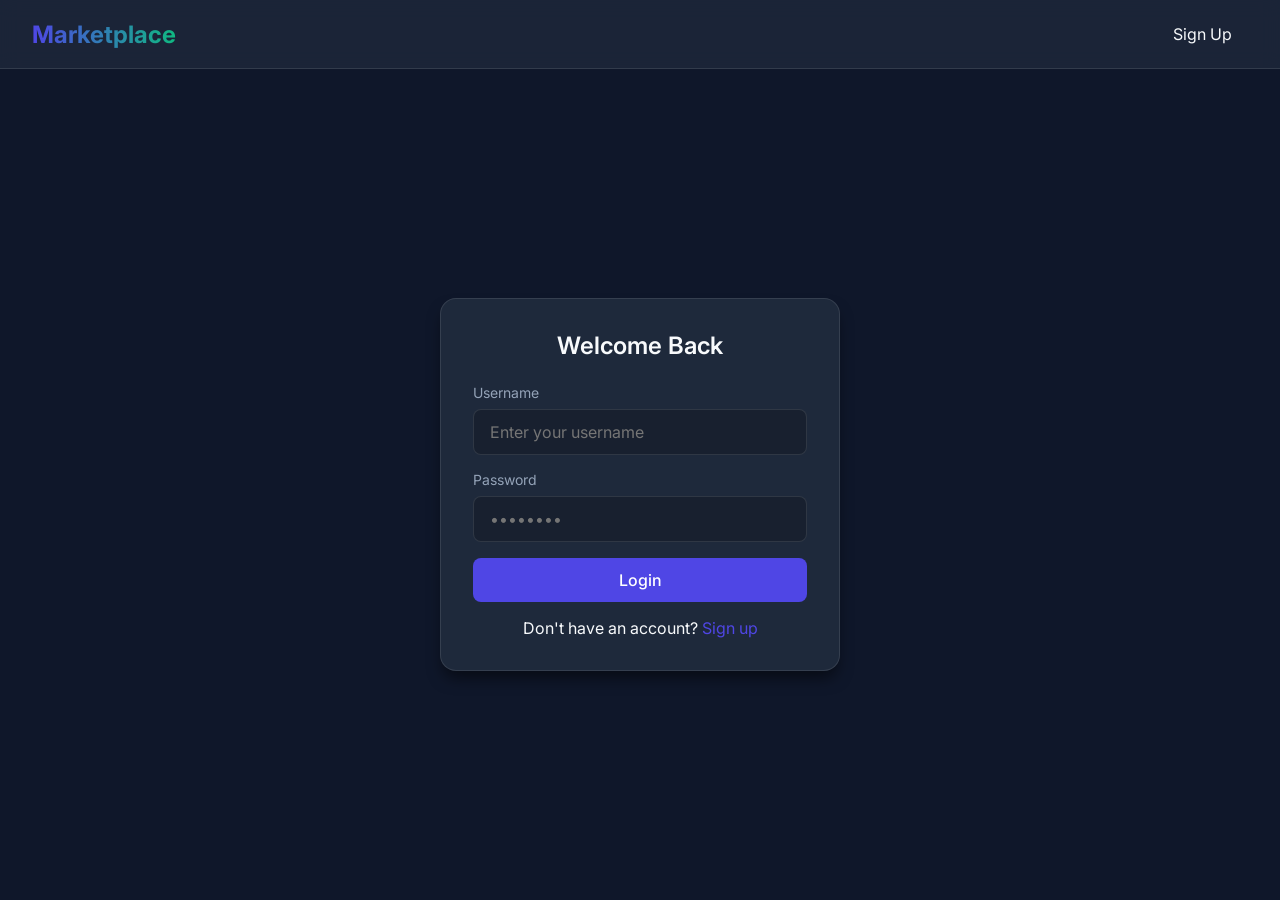
<file: market/market/frontend/index.html>
<!DOCTYPE html>
<html lang="en">
<head>
    <meta charset="UTF-8">
    <meta name="viewport" content="width=device-width, initial-scale=1.0">
    <title>E-Commerce Login</title>
    <link href="https://fonts.googleapis.com/css2?family=Inter:wght@400;500;600;700&display=swap" rel="stylesheet">
    <link rel="stylesheet" href="style.css">
</head>
<body>
    <nav>
        <h1>Marketplace</h1>
        <div class="links">
            <a href="signup.html">Sign Up</a>
        </div>
    </nav>
    <div class="auth-container">
        <div class="card">
            <h2>Welcome Back</h2>
            <form id="loginForm">
                <div class="form-group">
                    <label>Username</label>
                    <input type="text" id="username" class="form-control" required placeholder="Enter your username">
                </div>
                <div class="form-group">
                    <label>Password</label>
                    <input type="password" id="password" class="form-control" required placeholder="••••••••">
                </div>
                <button type="submit" class="btn-primary">Login</button>
            </form>
            <p class="text-center mt-4 text-muted">Don't have an account? <a href="signup.html" class="link">Sign up</a></p>
        </div>
    </div>
    <script src="auth.js"></script>
</body>
</html>
</file>
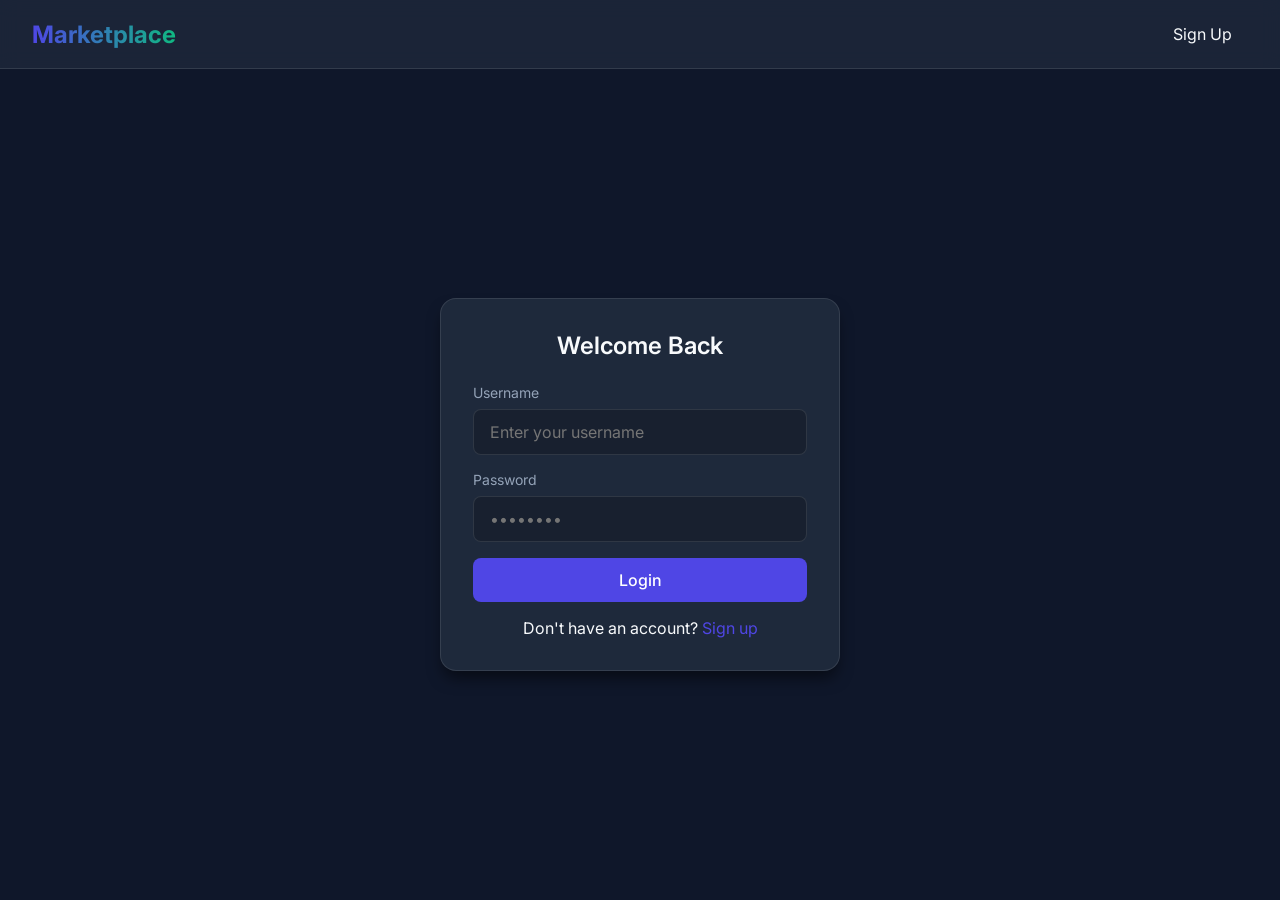
<file: market/market/frontend/buyer.html>
<!DOCTYPE html>
<html lang="en">
<head>
    <meta charset="UTF-8">
    <meta name="viewport" content="width=device-width, initial-scale=1.0">
    <title>Buyer Marketplace</title>
    <link href="https://fonts.googleapis.com/css2?family=Inter:wght@400;500;600;700&display=swap" rel="stylesheet">
    <link rel="stylesheet" href="style.css">
</head>
<body>
    <nav>
        <h1>Marketplace</h1>
        <div class="links">
            <span id="userNameDisplay"></span>
            <a href="cart.html">🛒 Cart</a>
            <button onclick="logout()">Logout</button>
        </div>
    </nav>
    <div class="container">
        <h2>Available Products</h2>
        <div class="product-grid" id="productGrid">
            <!-- Products will be injected here -->
        </div>
    </div>

    <script src="auth.js"></script>
    <script src="buyer.js"></script>
</body>
</html>
</file>
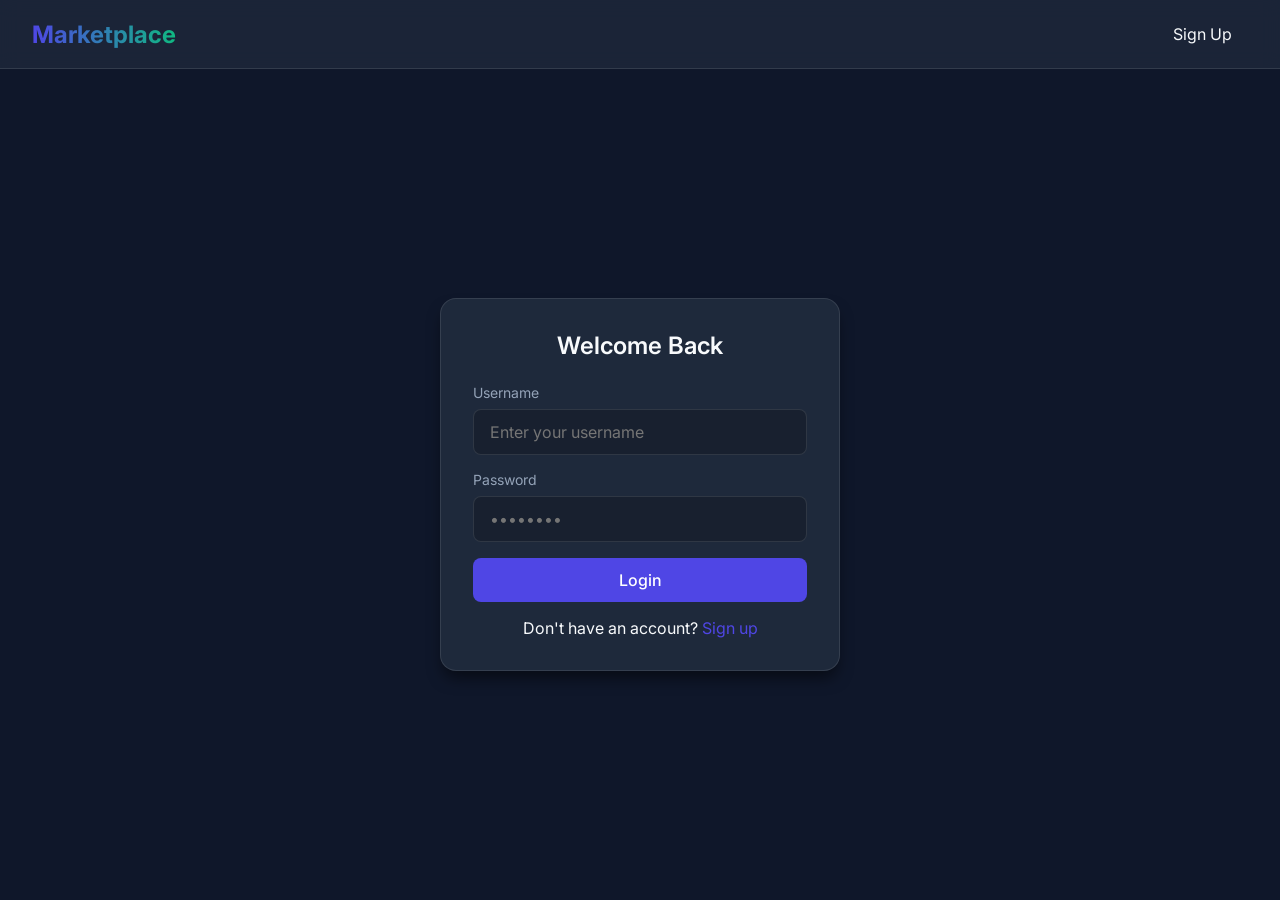
<file: market/market/frontend/cart.html>
<!DOCTYPE html>
<html lang="en">
<head>
    <meta charset="UTF-8">
    <meta name="viewport" content="width=device-width, initial-scale=1.0">
    <title>Your Cart</title>
    <link href="https://fonts.googleapis.com/css2?family=Inter:wght@400;500;600;700&display=swap" rel="stylesheet">
    <link rel="stylesheet" href="style.css">
</head>
<body>
    <nav>
        <h1>Marketplace</h1>
        <div class="links">
            <span id="userNameDisplay"></span>
            <a href="buyer.html">Products</a>
            <button onclick="logout()">Logout</button>
        </div>
    </nav>
    <div class="container">
        <h2>Your Cart</h2>
        <table>
            <thead>
                <tr>
                    <th>Product ID</th>
                    <th>Quantity</th>
                    <th>Actions</th>
                </tr>
            </thead>
            <tbody id="cartTableBody">
                <!-- Cart items will be injected here -->
            </tbody>
        </table>
        <div class="d-flex justify-between align-center mt-4">
            <button class="btn-secondary" onclick="window.location.href='buyer.html'">Continue Shopping</button>
            <button class="btn-primary" style="width: auto; padding: 0.75rem 2rem;">Checkout</button>
        </div>
    </div>

    <script src="auth.js"></script>
    <script src="cart.js"></script>
</body>
</html>
</file>
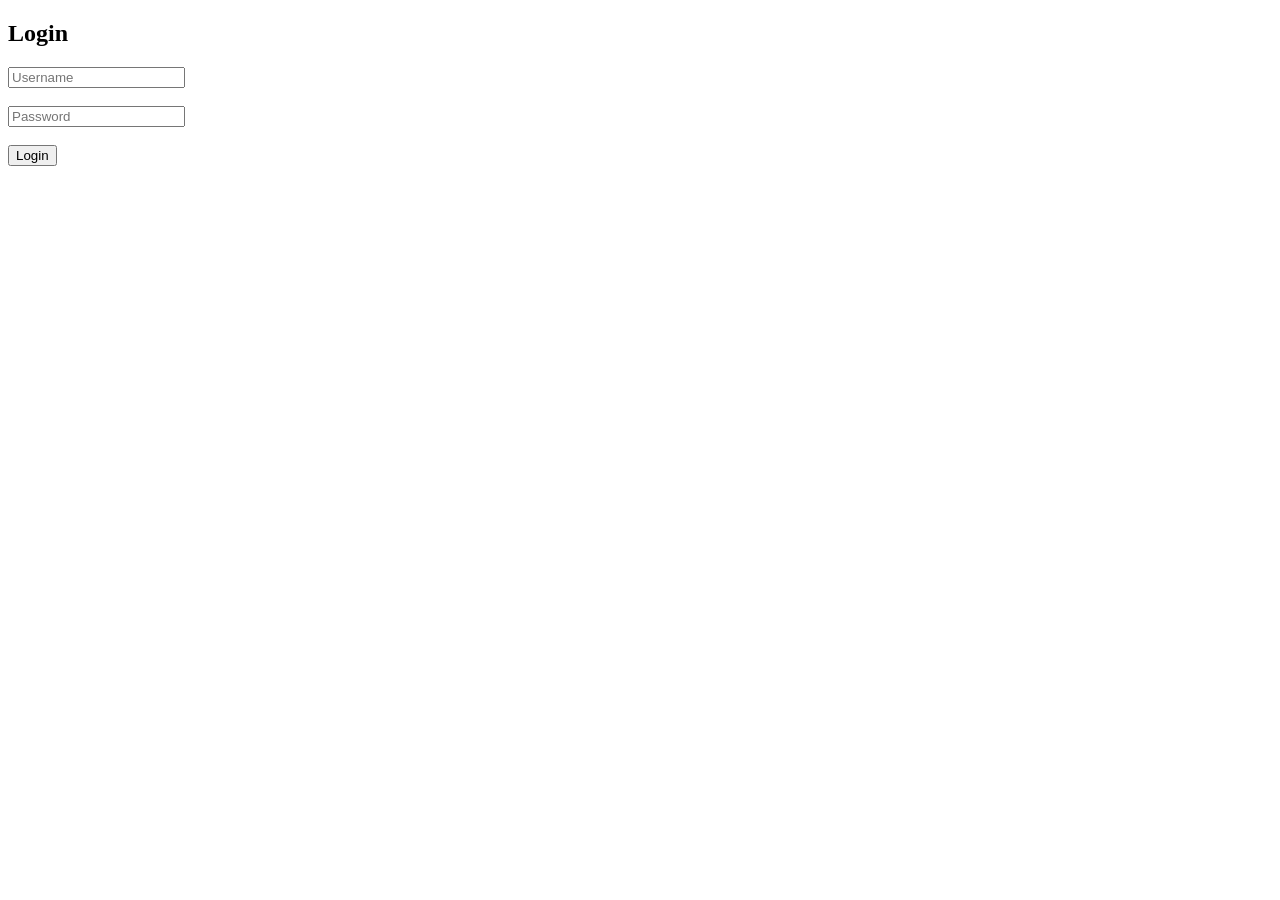
<file: market/market/frontend/login.html>
<!DOCTYPE html>
<html>

<head>
<title>Login</title>
</head>

<body>

<h2>Login</h2>

<input id="username" placeholder="Username">
<br><br>

<input id="password" type="password" placeholder="Password">
<br><br>

<button onclick="login()">Login</button>

<script src="login.js"></script>

</body>

</html>
</file>
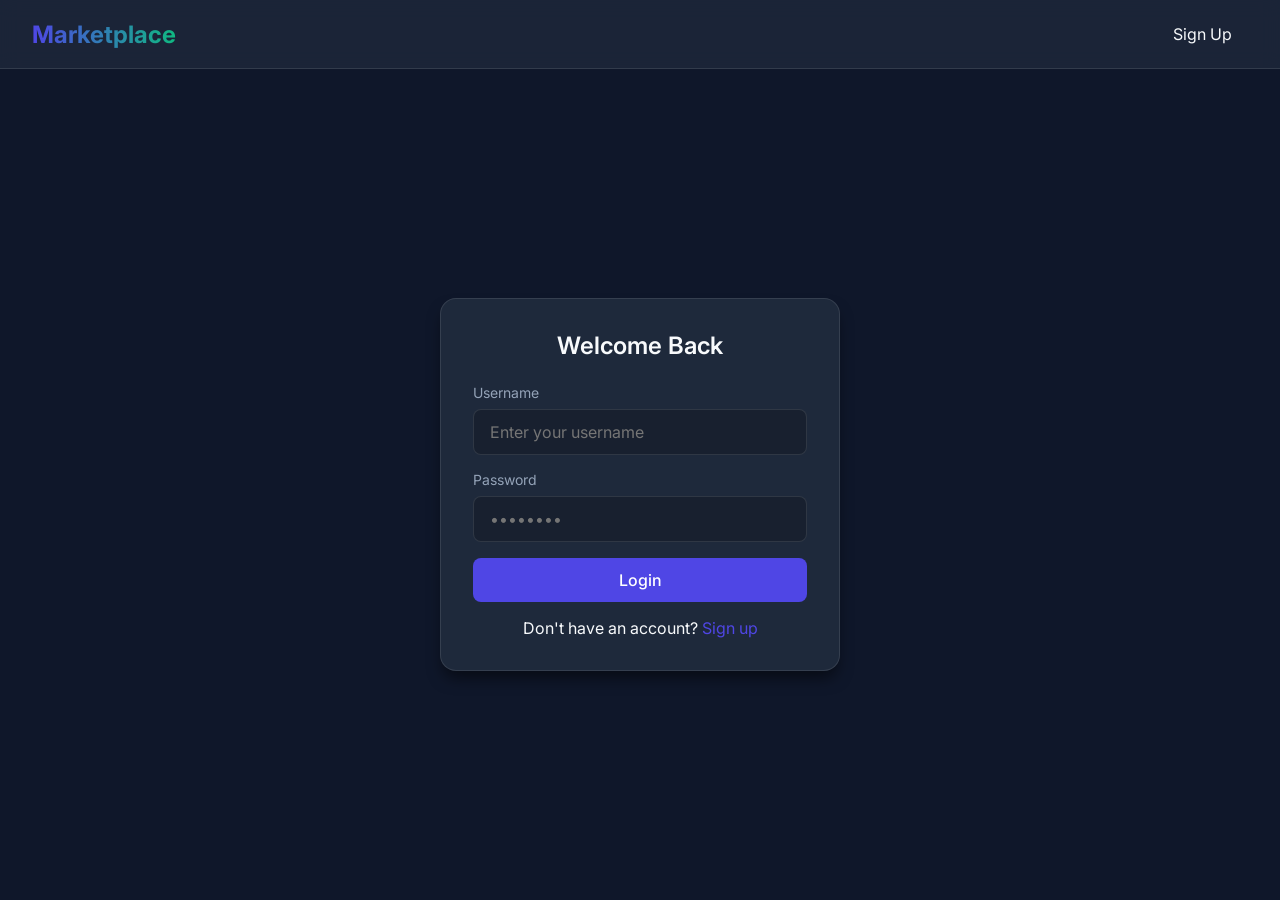
<file: market/market/frontend/seller.html>
<!DOCTYPE html>
<html lang="en">
<head>
    <meta charset="UTF-8">
    <meta name="viewport" content="width=device-width, initial-scale=1.0">
    <title>Seller Dashboard</title>
    <link href="https://fonts.googleapis.com/css2?family=Inter:wght@400;500;600;700&display=swap" rel="stylesheet">
    <link rel="stylesheet" href="style.css">
</head>
<body>
    <nav>
        <h1>Seller Dashboard</h1>
        <div class="links">
            <span id="userNameDisplay"></span>
            <button onclick="logout()">Logout</button>
        </div>
    </nav>
    <div class="container">
        <div class="dashboard-card">
            <h2>Add New Product</h2>
            <form id="addProductForm" class="d-flex gap-2 align-center mt-4">
                <input type="text" id="prodName" class="form-control" placeholder="Product Name" required>
                <input type="number" id="prodPrice" class="form-control" placeholder="Price" step="0.01" required>
                <input type="text" id="prodImage" class="form-control" placeholder="Image URL or Emoji (e.g. 🍎)">
                <button type="submit" class="btn-primary" style="margin-top:0; width:auto; padding:0.75rem 2rem;">Add</button>
            </form>
        </div>

        <h2>Manage Products</h2>
        <table>
            <thead>
                <tr>
                    <th>ID</th>
                    <th>Image</th>
                    <th>Name</th>
                    <th>Price</th>
                    <th>Actions</th>
                </tr>
            </thead>
            <tbody id="productTableBody">
                <!-- Products will be injected here -->
            </tbody>
        </table>
    </div>

    <script src="auth.js"></script>
    <script src="seller.js"></script>
</body>
</html>
</file>
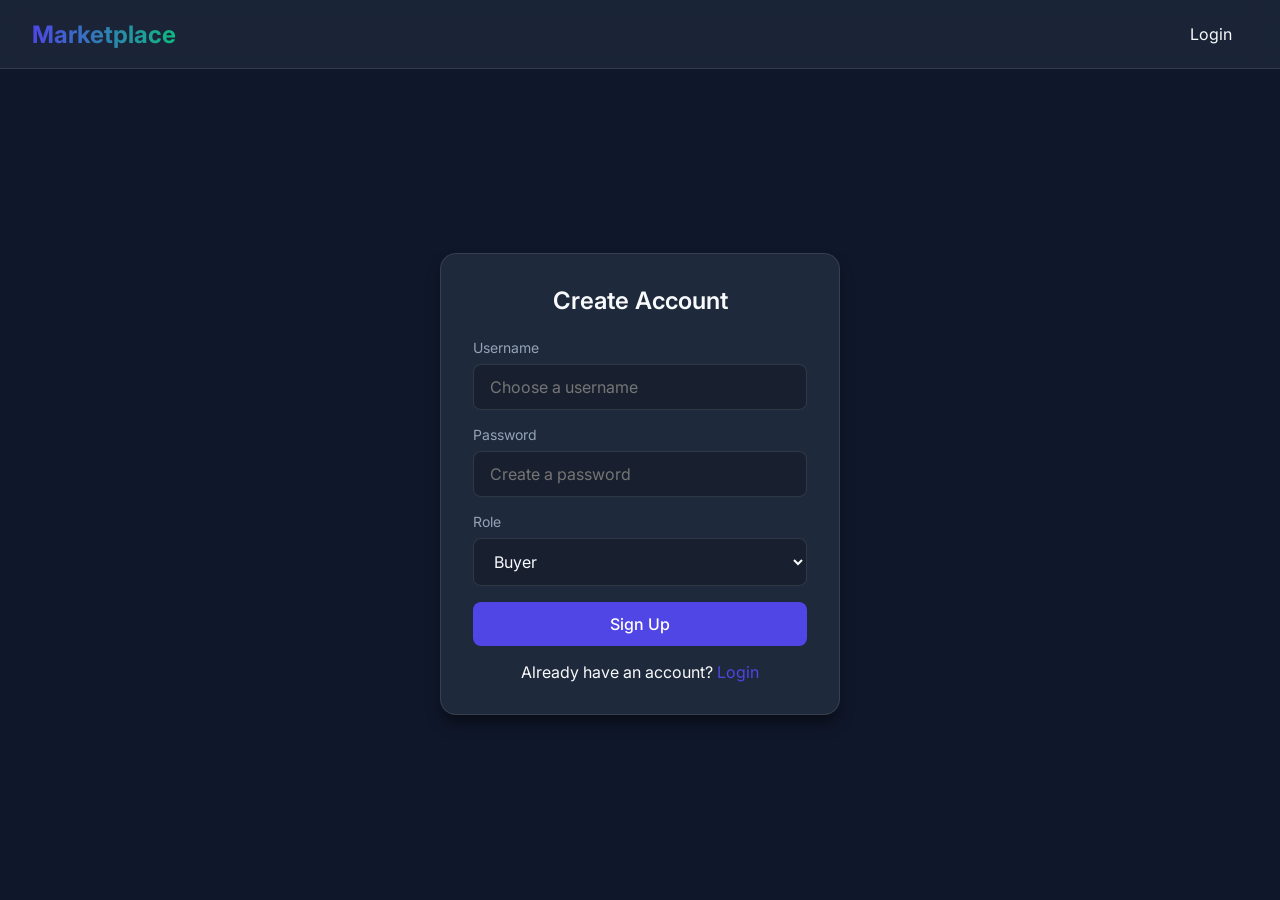
<file: market/market/frontend/signup.html>
<!DOCTYPE html>
<html lang="en">
<head>
    <meta charset="UTF-8">
    <meta name="viewport" content="width=device-width, initial-scale=1.0">
    <title>E-Commerce Sign Up</title>
    <link href="https://fonts.googleapis.com/css2?family=Inter:wght@400;500;600;700&display=swap" rel="stylesheet">
    <link rel="stylesheet" href="style.css">
</head>
<body>
    <nav>
        <h1>Marketplace</h1>
        <div class="links">
            <a href="index.html">Login</a>
        </div>
    </nav>
    <div class="auth-container">
        <div class="card">
            <h2>Create Account</h2>
            <form id="signupForm">
                <div class="form-group">
                    <label>Username</label>
                    <input type="text" id="regUsername" class="form-control" required placeholder="Choose a username">
                </div>
                <div class="form-group">
                    <label>Password</label>
                    <input type="password" id="regPassword" class="form-control" required placeholder="Create a password">
                </div>
                <div class="form-group">
                    <label>Role</label>
                    <select id="regRole" class="form-control">
                        <option value="BUYER">Buyer</option>
                        <option value="SELLER">Seller</option>
                    </select>
                </div>
                <button type="submit" class="btn-primary">Sign Up</button>
            </form>
            <p class="text-center mt-4 text-muted">Already have an account? <a href="index.html" class="link">Login</a></p>
        </div>
    </div>
    <script src="auth.js"></script>
</body>
</html>
</file>
<file: market/market/frontend/style.css>
/* Premium E-Commerce Styling */
:root {
  --primary: #4F46E5;
  --primary-hover: #4338CA;
  --secondary: #10B981;
  --background: #0f172a;
  --surface: #1e293b;
  --text: #f8fafc;
  --text-muted: #94a3b8;
  --danger: #ef4444;
}

* {
  box-sizing: border-box;
  margin: 0;
  padding: 0;
  font-family: 'Inter', 'Segoe UI', sans-serif;
}

body {
  background-color: var(--background);
  color: var(--text);
  min-height: 100vh;
  display: flex;
  flex-direction: column;
}

/* Navbar */
nav {
  display: flex;
  justify-content: space-between;
  align-items: center;
  padding: 1rem 2rem;
  background-color: rgba(30, 41, 59, 0.8);
  backdrop-filter: blur(10px);
  border-bottom: 1px solid rgba(255,255,255,0.1);
  position: sticky;
  top: 0;
  z-index: 100;
}

nav h1 {
  font-size: 1.5rem;
  font-weight: 700;
  background: linear-gradient(to right, #4F46E5, #10B981);
  -webkit-background-clip: text;
  -webkit-text-fill-color: transparent;
  margin: 0;
}

nav .links {
  display: flex;
  gap: 1rem;
  align-items: center;
}

nav a, nav button {
  color: var(--text);
  text-decoration: none;
  background: none;
  border: none;
  font-size: 1rem;
  cursor: pointer;
  padding: 0.5rem 1rem;
  border-radius: 0.5rem;
  transition: all 0.3s ease;
}

nav a:hover, nav button:hover {
  background-color: rgba(255,255,255,0.1);
}

/* Containers */
.container {
  flex: 1;
  padding: 2rem;
  max-width: 1200px;
  margin: 0 auto;
  width: 100%;
}

.auth-container {
  display: flex;
  justify-content: center;
  align-items: center;
  min-height: calc(100vh - 70px);
}

.card {
  background-color: var(--surface);
  border: 1px solid rgba(255,255,255,0.1);
  border-radius: 1rem;
  padding: 2rem;
  box-shadow: 0 10px 15px -3px rgba(0,0,0,0.5);
  width: 100%;
  max-width: 400px;
  animation: slideUp 0.5s ease-out;
}

.card h2 {
  margin-bottom: 1.5rem;
  text-align: center;
  font-weight: 600;
}

/* Forms */
.form-group {
  margin-bottom: 1rem;
}

.form-group label {
  display: block;
  margin-bottom: 0.5rem;
  color: var(--text-muted);
  font-size: 0.875rem;
}

.form-control {
  width: 100%;
  padding: 0.75rem 1rem;
  background-color: rgba(0,0,0,0.2);
  border: 1px solid rgba(255,255,255,0.1);
  border-radius: 0.5rem;
  color: var(--text);
  font-size: 1rem;
  transition: border-color 0.3s ease, box-shadow 0.3s ease;
}

.form-control:focus {
  outline: none;
  border-color: var(--primary);
  box-shadow: 0 0 0 2px rgba(79, 70, 229, 0.2);
}

/* Buttons */
.btn-primary {
  width: 100%;
  padding: 0.75rem 1rem;
  background-color: var(--primary);
  color: white;
  border: none;
  border-radius: 0.5rem;
  font-size: 1rem;
  font-weight: 500;
  cursor: pointer;
  transition: all 0.3s ease;
}

.btn-primary:hover {
  background-color: var(--primary-hover);
  transform: translateY(-2px);
  box-shadow: 0 4px 6px -1px rgba(79,70,229,0.4);
}

.btn-secondary {
  background-color: transparent;
  border: 1px solid var(--primary);
  color: var(--primary);
  padding: 0.5rem 1rem;
  border-radius: 0.5rem;
  cursor: pointer;
  transition: all 0.3s ease;
}
.btn-secondary:hover {
  background-color: rgba(79,70,229,0.1);
}

.btn-danger {
  background-color: var(--danger);
  color: white;
  padding: 0.5rem 1rem;
  border: none;
  border-radius: 0.25rem;
  cursor: pointer;
  transition: all 0.2s;
}
.btn-danger:hover { background-color: #dc2626; }

/* Grid Layouts */
.product-grid {
  display: grid;
  grid-template-columns: repeat(auto-fill, minmax(280px, 1fr));
  gap: 2rem;
  margin-top: 2rem;
}

.product-card {
  background-color: var(--surface);
  border-radius: 1rem;
  overflow: hidden;
  border: 1px solid rgba(255,255,255,0.1);
  transition: transform 0.3s ease, box-shadow 0.3s ease;
  display: flex;
  flex-direction: column;
}

.product-card:hover {
  transform: translateY(-5px);
  box-shadow: 0 10px 20px -5px rgba(0,0,0,0.5);
}

.product-image {
  width: 100%;
  height: 200px;
  background-color: rgba(0,0,0,0.3);
  object-fit: cover;
  display: flex;
  justify-content: center;
  align-items: center;
  font-size: 3rem;
  color: var(--text-muted);
}

.product-details {
  padding: 1.5rem;
  flex: 1;
  display: flex;
  flex-direction: column;
}

.product-title {
  font-size: 1.25rem;
  font-weight: 600;
  margin-bottom: 0.5rem;
}

.product-price {
  font-size: 1.5rem;
  color: var(--secondary);
  font-weight: 700;
  margin-bottom: 1rem;
}

.mt-auto {
  margin-top: auto;
}

/* Table */
table {
  width: 100%;
  border-collapse: collapse;
  margin-top: 1.5rem;
  background-color: var(--surface);
  border-radius: 1rem;
  overflow: hidden;
}

th, td {
  padding: 1rem;
  text-align: left;
  border-bottom: 1px solid rgba(255,255,255,0.05);
}

th {
  background-color: rgba(0,0,0,0.2);
  color: var(--text-muted);
  font-weight: 500;
}

tr:last-child td {
  border-bottom: none;
}

/* Animations */
@keyframes slideUp {
  from { opacity: 0; transform: translateY(20px); }
  to { opacity: 1; transform: translateY(0); }
}

/* Utility */
.text-center { text-align: center; }
.mt-2 { margin-top: 0.5rem; }
.mt-4 { margin-top: 1rem; }
.mb-4 { margin-bottom: 1rem; }
.d-flex { display: flex; }
.justify-between { justify-content: space-between; }
.align-center { align-items: center; }
.gap-2 { gap: 0.5rem; }
.link { color: var(--primary); text-decoration: none; }
.link:hover { text-decoration: underline; }

/* Dashboard Card */
.dashboard-card {
  padding: 2rem;
  background-color: var(--surface);
  border-radius: 1rem;
  border: 1px solid rgba(255,255,255,0.1);
  margin-bottom: 2rem;
}
</file>
